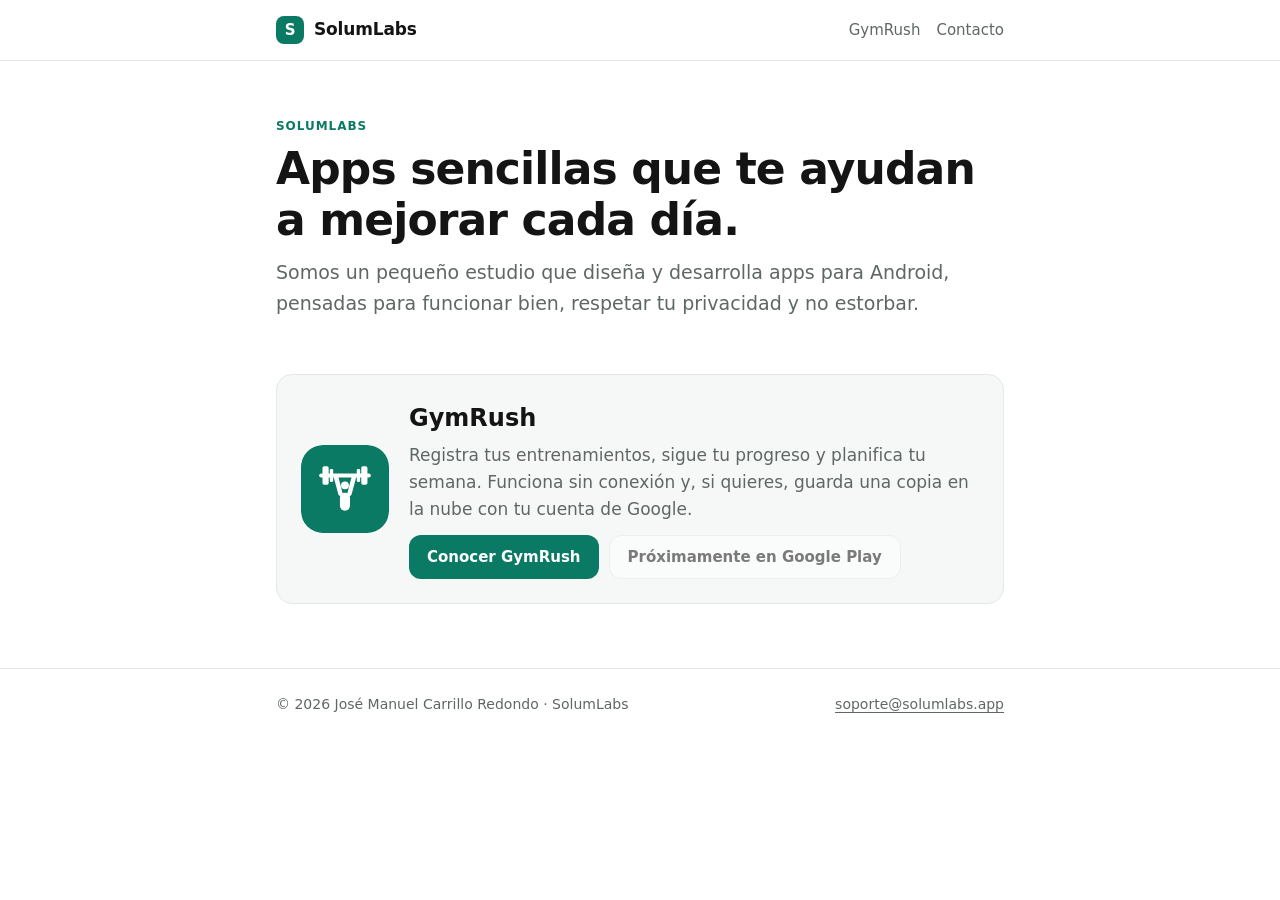
<file: index.html>
<!doctype html>
<html lang="es">
<head>
  <meta charset="utf-8">
  <meta name="viewport" content="width=device-width, initial-scale=1">
  <title>SolumLabs</title>
  <meta name="description" content="SolumLabs crea apps sencillas y útiles. Nuestra primera app es GymRush, para registrar tus entrenamientos.">
  <link rel="icon" href="/assets/gymrush-icon.svg" type="image/svg+xml">
  <link rel="stylesheet" href="/assets/style.css">
</head>
<body>
  <header class="site-header">
    <div class="wrap">
      <a class="brand" href="/"><span class="brand-mark">S</span>SolumLabs</a>
      <nav class="nav"><a href="/gymrush/">GymRush</a><a href="mailto:soporte@solumlabs.app">Contacto</a></nav>
    </div>
  </header>

  <main class="wrap">
    <section class="hero">
      <p class="eyebrow">SolumLabs</p>
      <h1>Apps sencillas que te ayudan a mejorar cada día.</h1>
      <p class="lead">Somos un pequeño estudio que diseña y desarrolla apps para Android, pensadas para funcionar bien, respetar tu privacidad y no estorbar.</p>
    </section>

    <section class="card app-card" aria-labelledby="gymrush-title">
      <img class="app-icon" src="/assets/gymrush-icon.svg" alt="">
      <div>
        <h2 id="gymrush-title">GymRush</h2>
        <p>Registra tus entrenamientos, sigue tu progreso y planifica tu semana. Funciona sin conexión y, si quieres, guarda una copia en la nube con tu cuenta de Google.</p>
        <div class="actions">
          <a class="btn btn-primary" href="/gymrush/">Conocer GymRush</a>
          <a class="btn btn-secondary" aria-disabled="true">Próximamente en Google Play</a>
        </div>
      </div>
    </section>
  </main>

  <footer class="site-footer">
    <div class="wrap">
      <span>© 2026 José Manuel Carrillo Redondo · SolumLabs</span>
      <span><a href="mailto:soporte@solumlabs.app">soporte@solumlabs.app</a></span>
    </div>
  </footer>
</body>
</html>
</file>
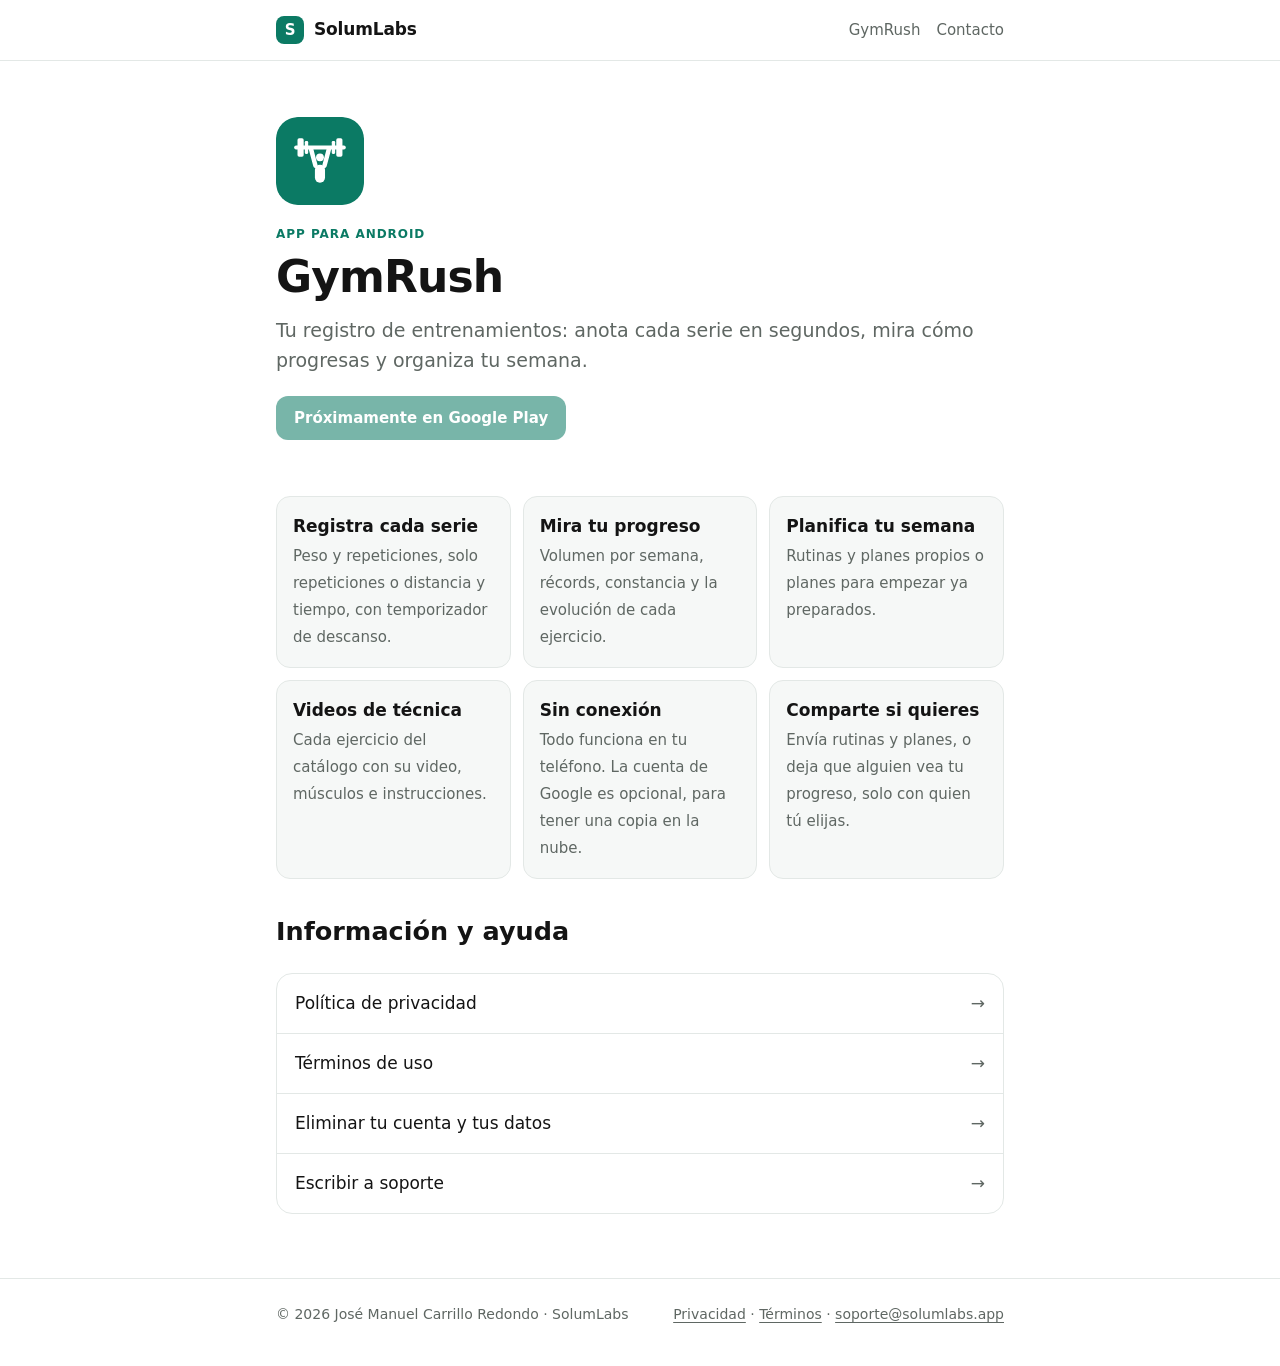
<file: gymrush/index.html>
<!doctype html>
<html lang="es">
<head>
  <meta charset="utf-8">
  <meta name="viewport" content="width=device-width, initial-scale=1">
  <title>GymRush</title>
  <meta name="description" content="GymRush: registra tus entrenamientos, sigue tu progreso y planifica tu semana. Funciona sin conexión.">
  <link rel="icon" href="/assets/gymrush-icon.svg" type="image/svg+xml">
  <link rel="stylesheet" href="/assets/style.css">
</head>
<body>
  <header class="site-header">
    <div class="wrap">
      <a class="brand" href="/"><span class="brand-mark">S</span>SolumLabs</a>
      <nav class="nav"><a href="/gymrush/">GymRush</a><a href="mailto:soporte@solumlabs.app">Contacto</a></nav>
    </div>
  </header>

  <main class="wrap">
    <section class="hero">
      <img class="app-icon" src="/assets/gymrush-icon.svg" alt="" style="margin-bottom:20px">
      <p class="eyebrow">App para Android</p>
      <h1>GymRush</h1>
      <p class="lead">Tu registro de entrenamientos: anota cada serie en segundos, mira cómo progresas y organiza tu semana.</p>
      <div class="actions" style="margin-top:20px">
        <a class="btn btn-primary" aria-disabled="true">Próximamente en Google Play</a>
      </div>
    </section>

    <ul class="features">
      <li><strong>Registra cada serie</strong><span>Peso y repeticiones, solo repeticiones o distancia y tiempo, con temporizador de descanso.</span></li>
      <li><strong>Mira tu progreso</strong><span>Volumen por semana, récords, constancia y la evolución de cada ejercicio.</span></li>
      <li><strong>Planifica tu semana</strong><span>Rutinas y planes propios o planes para empezar ya preparados.</span></li>
      <li><strong>Videos de técnica</strong><span>Cada ejercicio del catálogo con su video, músculos e instrucciones.</span></li>
      <li><strong>Sin conexión</strong><span>Todo funciona en tu teléfono. La cuenta de Google es opcional, para tener una copia en la nube.</span></li>
      <li><strong>Comparte si quieres</strong><span>Envía rutinas y planes, o deja que alguien vea tu progreso, solo con quien tú elijas.</span></li>
    </ul>

    <h2>Información y ayuda</h2>
    <ul class="links">
      <li><a href="/gymrush/privacidad/">Política de privacidad</a></li>
      <li><a href="/gymrush/terminos/">Términos de uso</a></li>
      <li><a href="/gymrush/eliminar-cuenta/">Eliminar tu cuenta y tus datos</a></li>
      <li><a href="mailto:soporte@solumlabs.app?subject=GymRush%20-%20Ayuda">Escribir a soporte</a></li>
    </ul>
  </main>

  <footer class="site-footer">
    <div class="wrap">
      <span>© 2026 José Manuel Carrillo Redondo · SolumLabs</span>
      <span><a href="/gymrush/privacidad/">Privacidad</a> · <a href="/gymrush/terminos/">Términos</a> · <a href="mailto:soporte@solumlabs.app">soporte@solumlabs.app</a></span>
    </div>
  </footer>
</body>
</html>
</file>
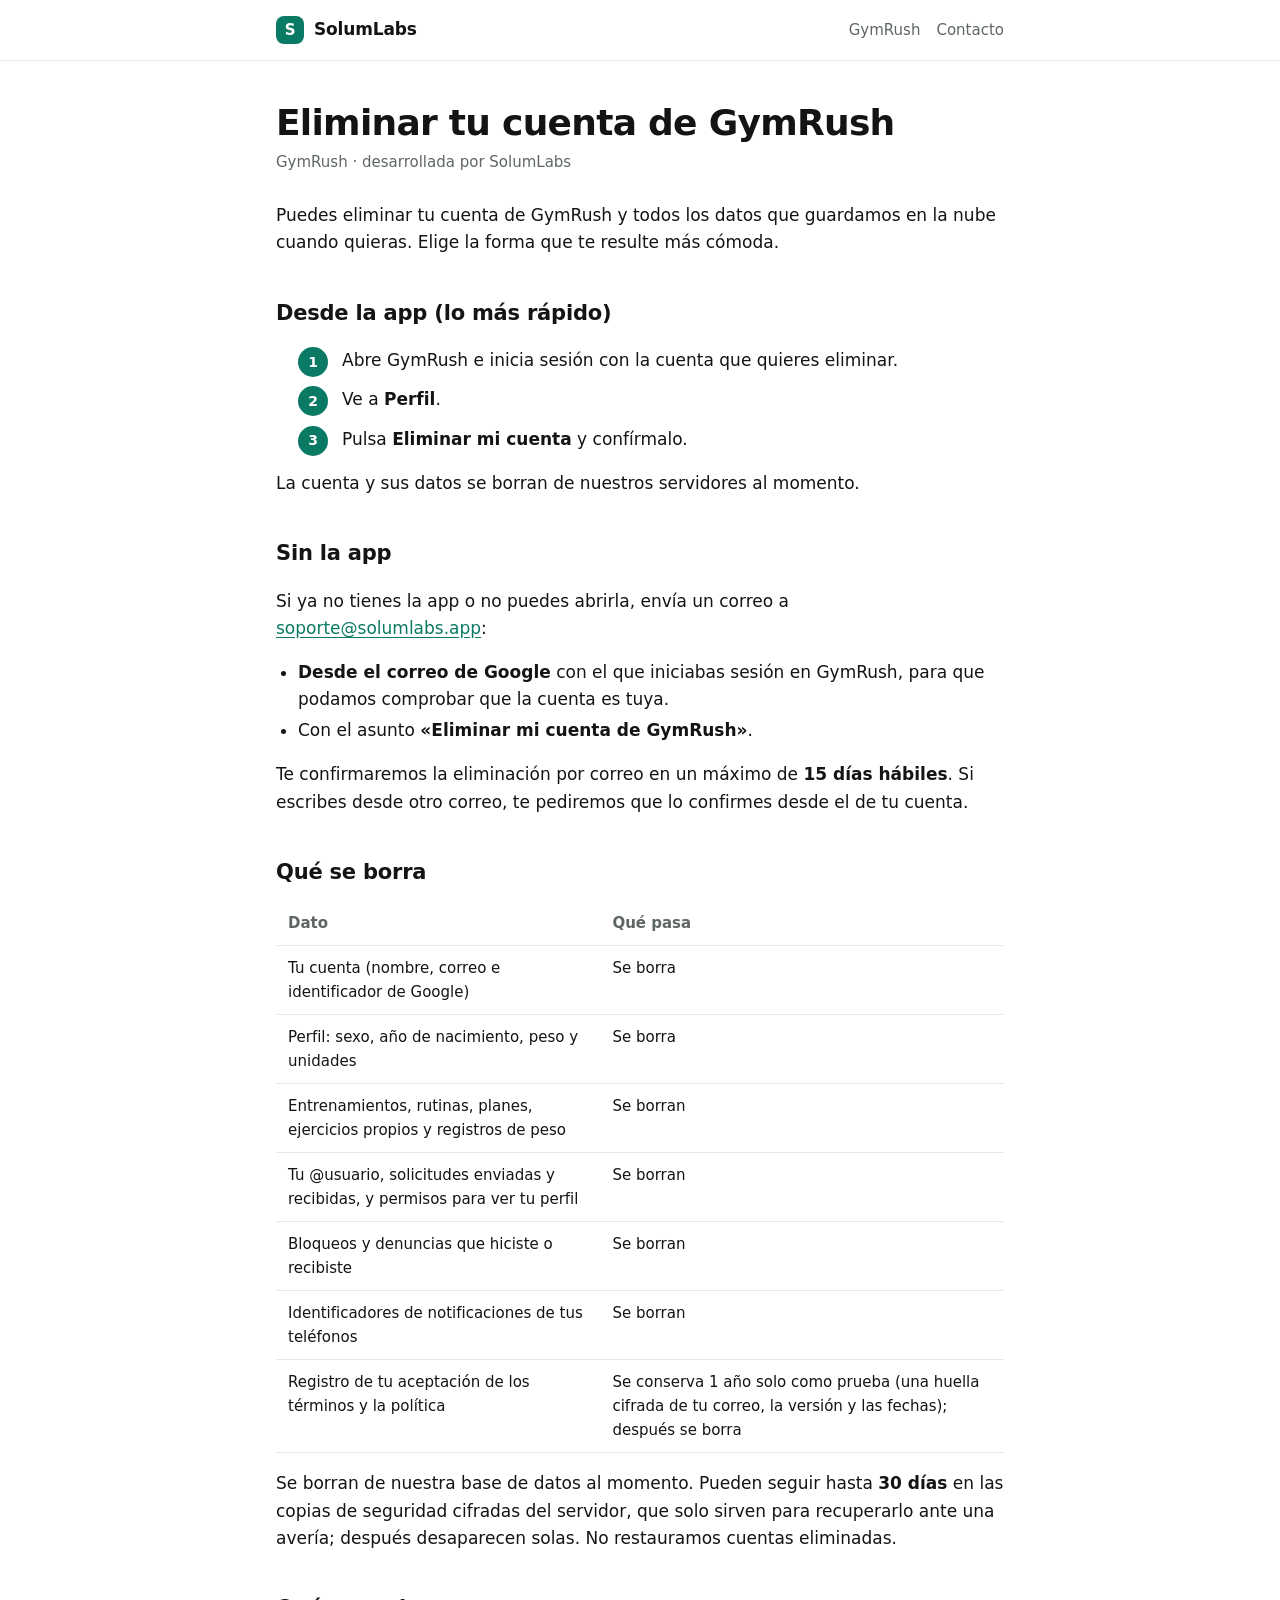
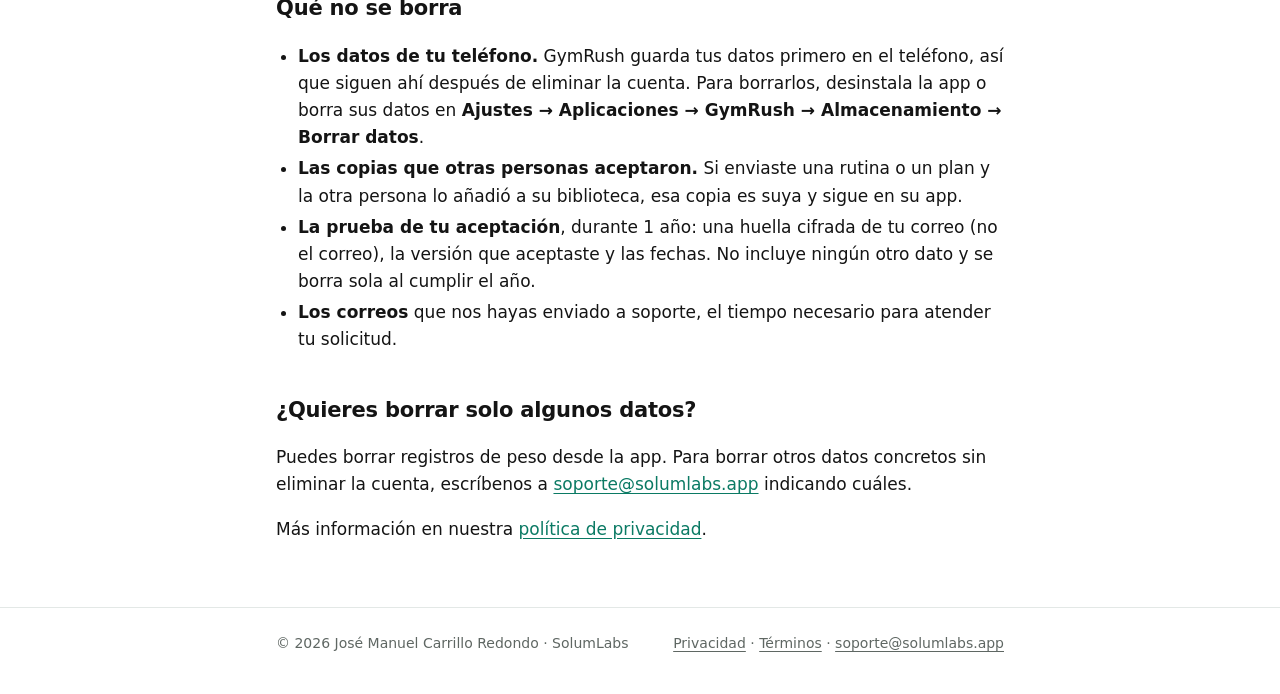
<file: gymrush/eliminar-cuenta/index.html>
<!doctype html>
<html lang="es">
<head>
  <meta charset="utf-8">
  <meta name="viewport" content="width=device-width, initial-scale=1">
  <title>Eliminar cuenta de GymRush</title>
  <meta name="description" content="Cómo eliminar tu cuenta de GymRush y tus datos, desde la app o sin ella.">
  <link rel="icon" href="/assets/gymrush-icon.svg" type="image/svg+xml">
  <link rel="stylesheet" href="/assets/style.css">
</head>
<body>
  <header class="site-header">
    <div class="wrap">
      <a class="brand" href="/"><span class="brand-mark">S</span>SolumLabs</a>
      <nav class="nav"><a href="/gymrush/">GymRush</a><a href="mailto:soporte@solumlabs.app">Contacto</a></nav>
    </div>
  </header>

  <main class="wrap doc">
    <h1>Eliminar tu cuenta de GymRush</h1>
    <p class="meta">GymRush · desarrollada por SolumLabs</p>

    <p>Puedes eliminar tu cuenta de GymRush y todos los datos que guardamos en la nube cuando quieras. Elige la forma que te resulte más cómoda.</p>

    <h2 id="app">Desde la app (lo más rápido)</h2>
    <ol class="steps">
      <li>Abre GymRush e inicia sesión con la cuenta que quieres eliminar.</li>
      <li>Ve a <strong>Perfil</strong>.</li>
      <li>Pulsa <strong>Eliminar mi cuenta</strong> y confírmalo.</li>
    </ol>
    <p>La cuenta y sus datos se borran de nuestros servidores al momento.</p>

    <h2 id="sin-app">Sin la app</h2>
    <p>Si ya no tienes la app o no puedes abrirla, envía un correo a <a href="mailto:soporte@solumlabs.app?subject=Eliminar%20mi%20cuenta%20de%20GymRush&amp;body=Quiero%20eliminar%20mi%20cuenta%20de%20GymRush%20y%20todos%20sus%20datos.">soporte@solumlabs.app</a>:</p>
    <ul>
      <li><strong>Desde el correo de Google</strong> con el que iniciabas sesión en GymRush, para que podamos comprobar que la cuenta es tuya.</li>
      <li>Con el asunto <strong>«Eliminar mi cuenta de GymRush»</strong>.</li>
    </ul>
    <p>Te confirmaremos la eliminación por correo en un máximo de <strong>15 días hábiles</strong>. Si escribes desde otro correo, te pediremos que lo confirmes desde el de tu cuenta.</p>

    <h2 id="que-se-borra">Qué se borra</h2>
    <div class="table-scroll">
      <table>
        <thead><tr><th>Dato</th><th>Qué pasa</th></tr></thead>
        <tbody>
          <tr><td>Tu cuenta (nombre, correo e identificador de Google)</td><td>Se borra</td></tr>
          <tr><td>Perfil: sexo, año de nacimiento, peso y unidades</td><td>Se borra</td></tr>
          <tr><td>Entrenamientos, rutinas, planes, ejercicios propios y registros de peso</td><td>Se borran</td></tr>
          <tr><td>Tu @usuario, solicitudes enviadas y recibidas, y permisos para ver tu perfil</td><td>Se borran</td></tr>
          <tr><td>Bloqueos y denuncias que hiciste o recibiste</td><td>Se borran</td></tr>
          <tr><td>Identificadores de notificaciones de tus teléfonos</td><td>Se borran</td></tr>
          <tr><td>Registro de tu aceptación de los términos y la política</td><td>Se conserva 1 año solo como prueba (una huella cifrada de tu correo, la versión y las fechas); después se borra</td></tr>
        </tbody>
      </table>
    </div>
    <p>Se borran de nuestra base de datos al momento. Pueden seguir hasta <strong>30 días</strong> en las copias de seguridad cifradas del servidor, que solo sirven para recuperarlo ante una avería; después desaparecen solas. No restauramos cuentas eliminadas.</p>

    <h2 id="que-se-queda">Qué no se borra</h2>
    <ul>
      <li><strong>Los datos de tu teléfono.</strong> GymRush guarda tus datos primero en el teléfono, así que siguen ahí después de eliminar la cuenta. Para borrarlos, desinstala la app o borra sus datos en <strong>Ajustes → Aplicaciones → GymRush → Almacenamiento → Borrar datos</strong>.</li>
      <li><strong>Las copias que otras personas aceptaron.</strong> Si enviaste una rutina o un plan y la otra persona lo añadió a su biblioteca, esa copia es suya y sigue en su app.</li>
      <li><strong>La prueba de tu aceptación</strong>, durante 1 año: una huella cifrada de tu correo (no el correo), la versión que aceptaste y las fechas. No incluye ningún otro dato y se borra sola al cumplir el año.</li>
      <li><strong>Los correos</strong> que nos hayas enviado a soporte, el tiempo necesario para atender tu solicitud.</li>
    </ul>

    <h2 id="solo-datos">¿Quieres borrar solo algunos datos?</h2>
    <p>Puedes borrar registros de peso desde la app. Para borrar otros datos concretos sin eliminar la cuenta, escríbenos a <a href="mailto:soporte@solumlabs.app">soporte@solumlabs.app</a> indicando cuáles.</p>
    <p>Más información en nuestra <a href="/gymrush/privacidad/">política de privacidad</a>.</p>
  </main>

  <footer class="site-footer">
    <div class="wrap">
      <span>© 2026 José Manuel Carrillo Redondo · SolumLabs</span>
      <span><a href="/gymrush/privacidad/">Privacidad</a> · <a href="/gymrush/terminos/">Términos</a> · <a href="mailto:soporte@solumlabs.app">soporte@solumlabs.app</a></span>
    </div>
  </footer>
</body>
</html>
</file>
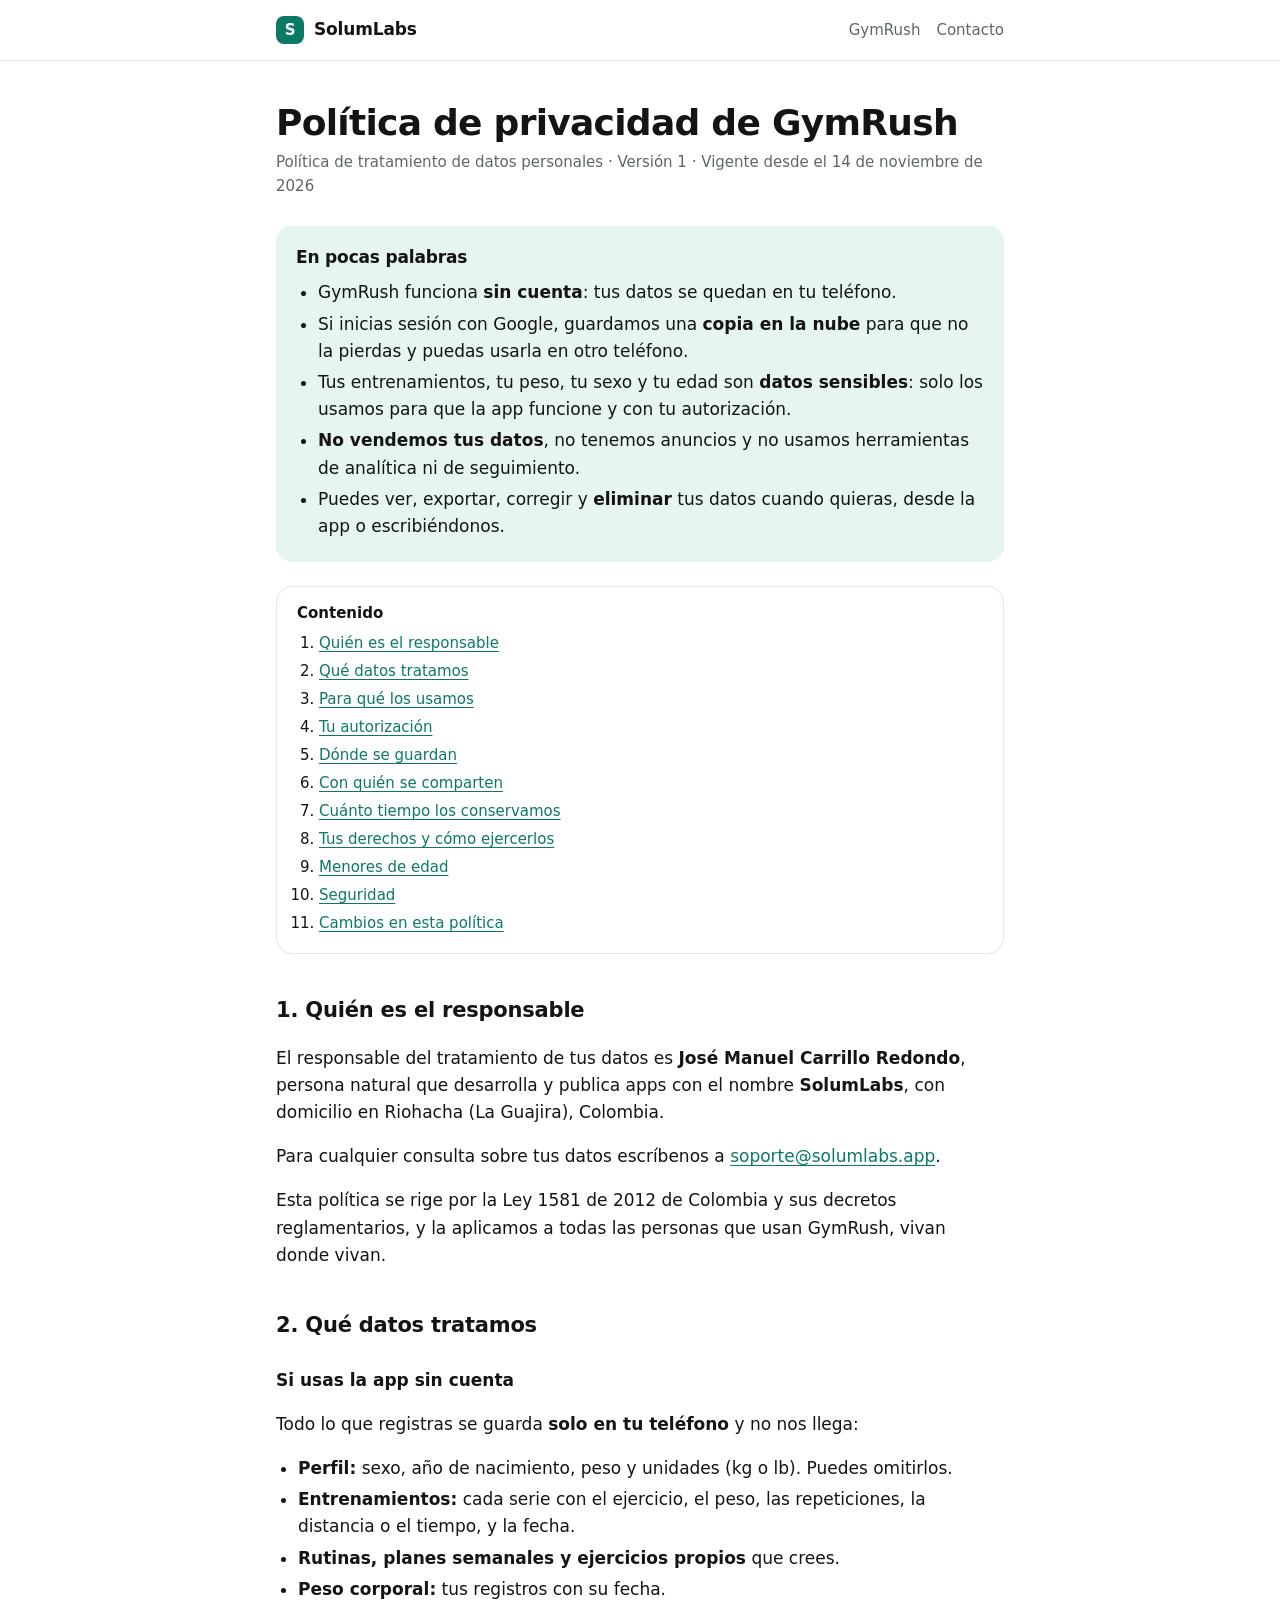
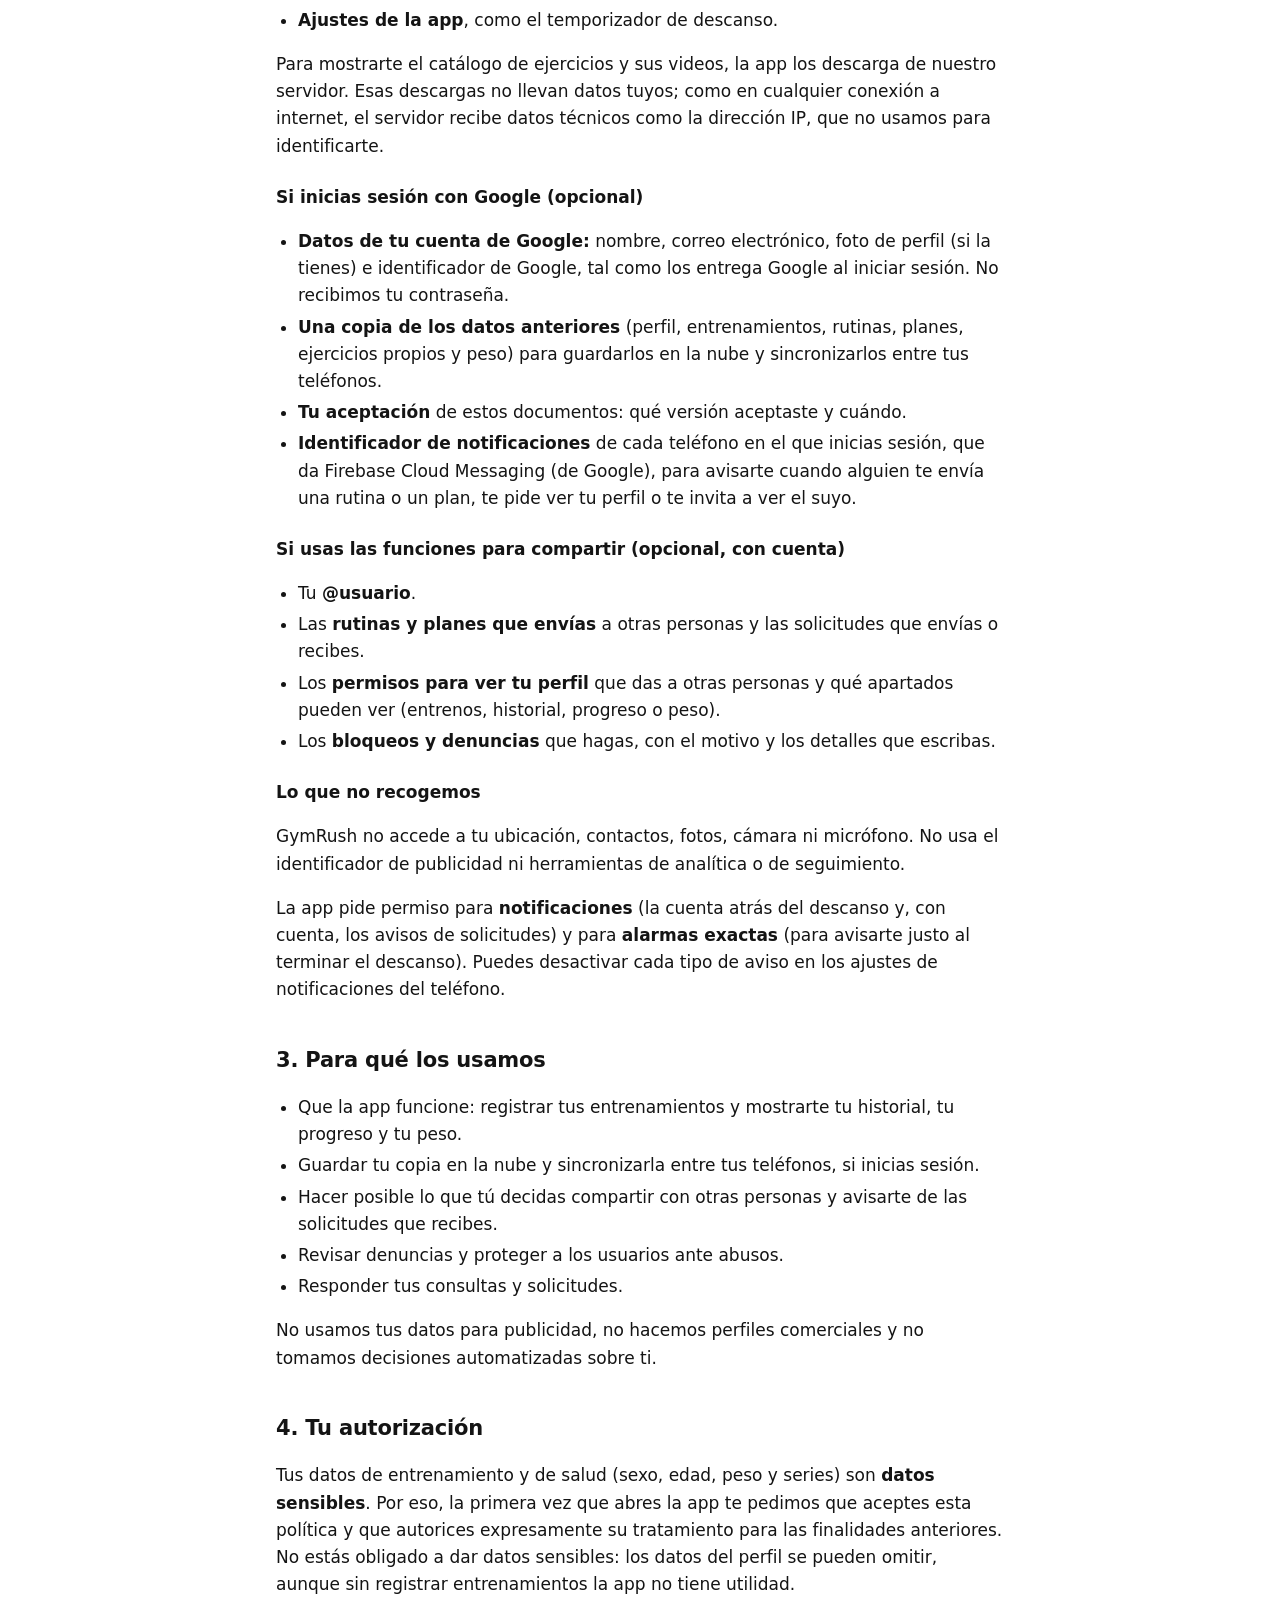
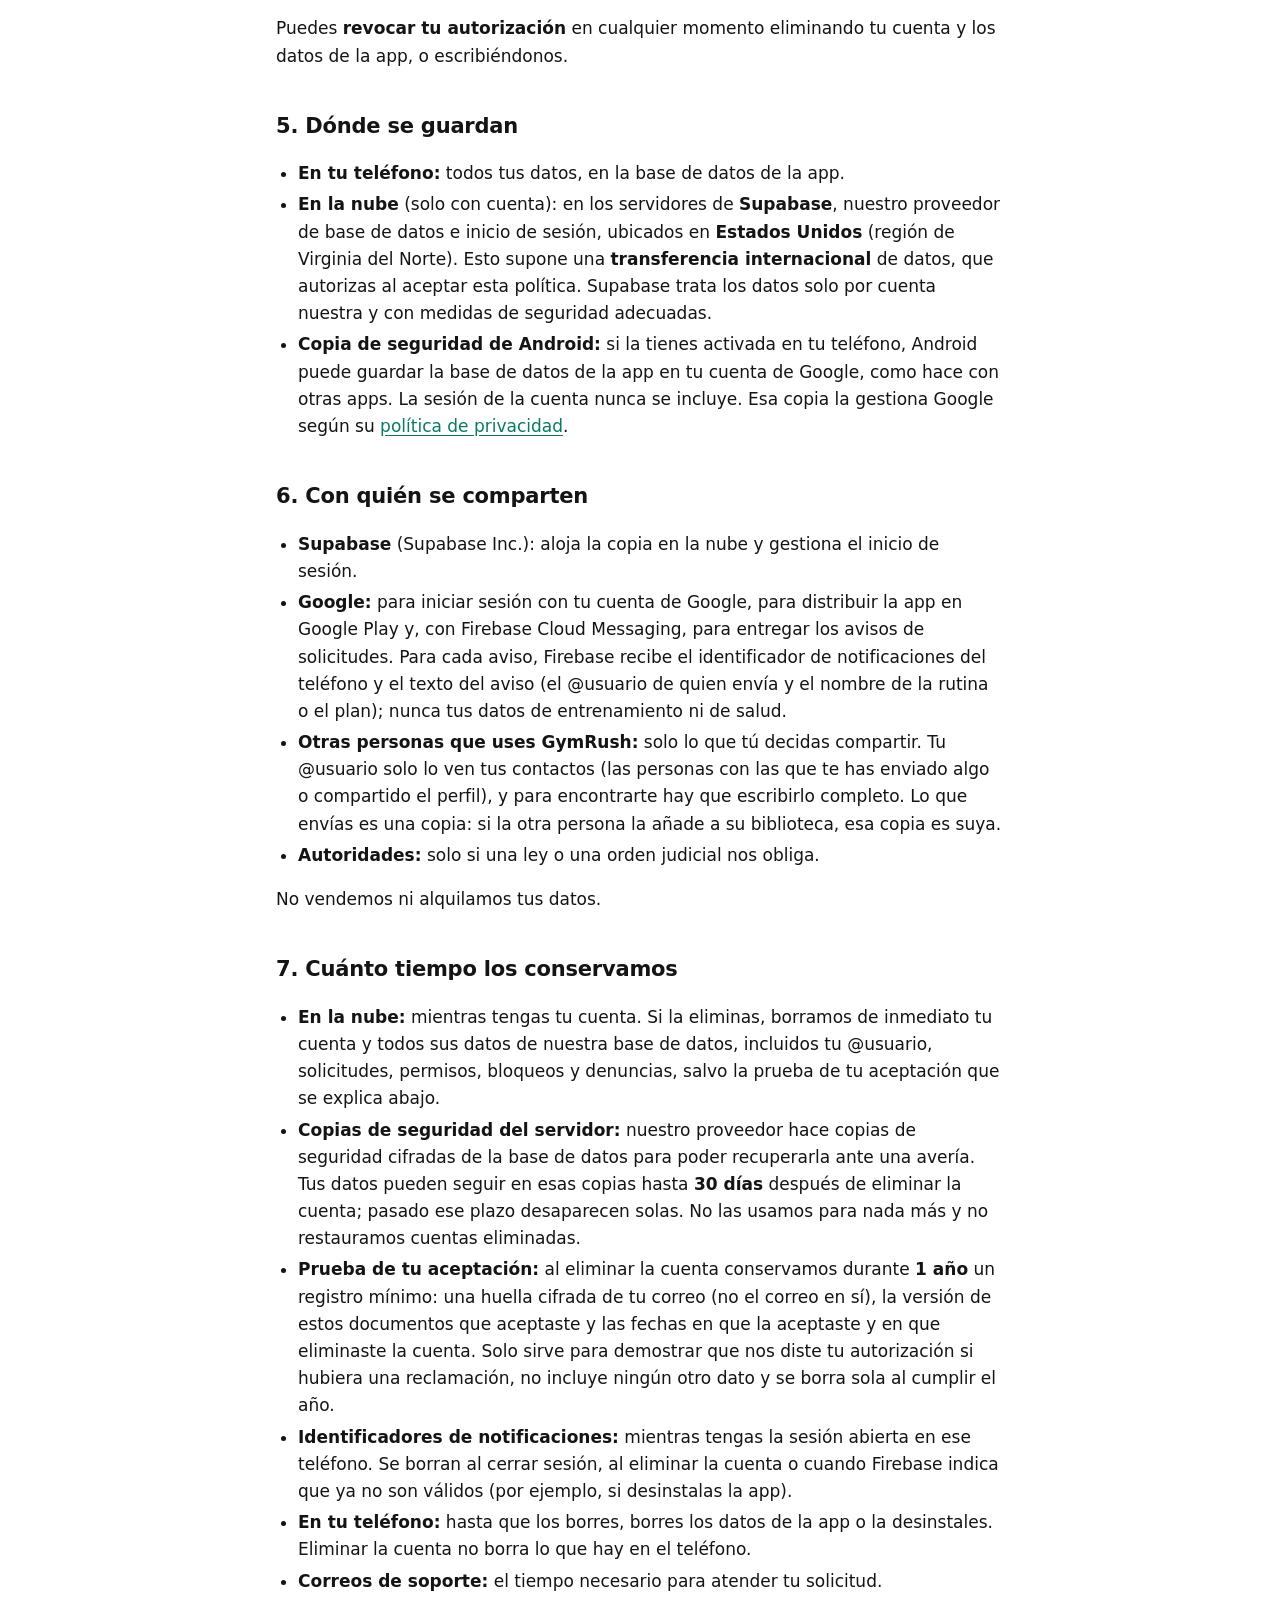
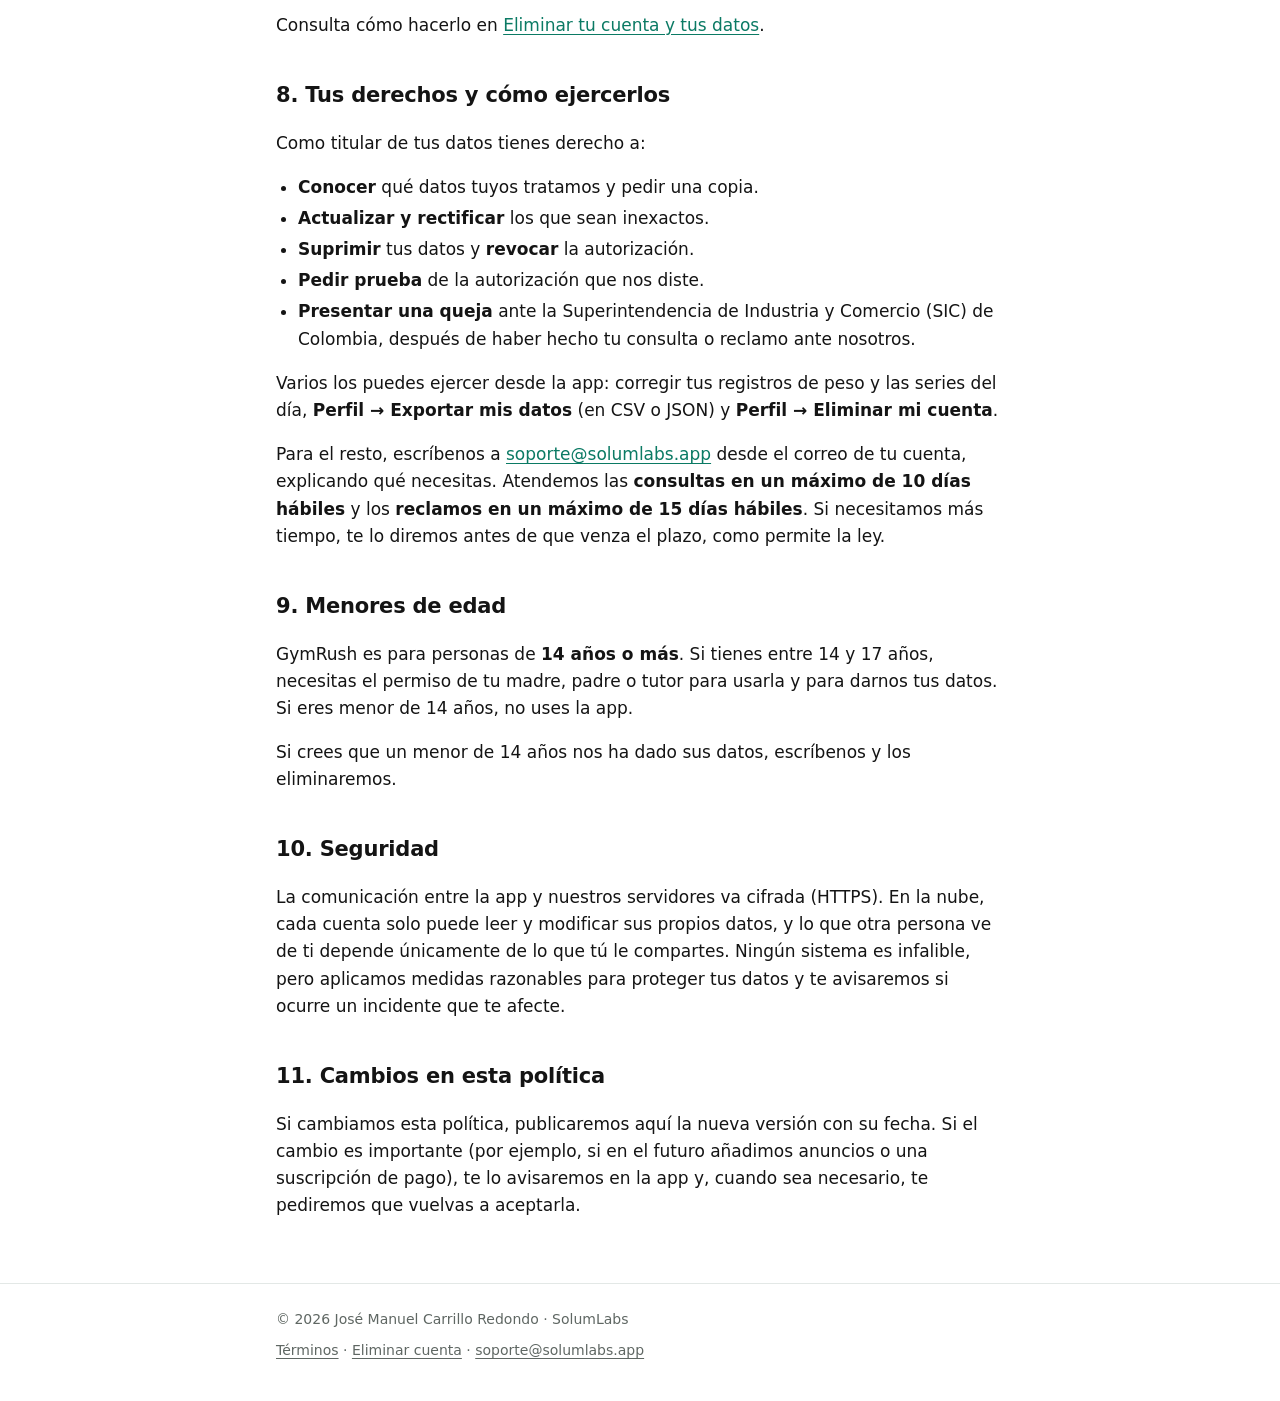
<file: gymrush/privacidad/index.html>
<!doctype html>
<html lang="es">
<head>
  <meta charset="utf-8">
  <meta name="viewport" content="width=device-width, initial-scale=1">
  <title>Privacidad de GymRush</title>
  <meta name="description" content="Política de privacidad y tratamiento de datos personales de GymRush.">
  <link rel="icon" href="/assets/gymrush-icon.svg" type="image/svg+xml">
  <link rel="stylesheet" href="/assets/style.css">
</head>
<body>
  <header class="site-header">
    <div class="wrap">
      <a class="brand" href="/"><span class="brand-mark">S</span>SolumLabs</a>
      <nav class="nav"><a href="/gymrush/">GymRush</a><a href="mailto:soporte@solumlabs.app">Contacto</a></nav>
    </div>
  </header>

  <main class="wrap doc">
    <h1>Política de privacidad de GymRush</h1>
    <p class="meta">Política de tratamiento de datos personales · Versión 1 · Vigente desde el 14 de noviembre de 2026</p>

    <section class="summary" aria-labelledby="resumen">
      <h2 id="resumen">En pocas palabras</h2>
      <ul>
        <li>GymRush funciona <strong>sin cuenta</strong>: tus datos se quedan en tu teléfono.</li>
        <li>Si inicias sesión con Google, guardamos una <strong>copia en la nube</strong> para que no la pierdas y puedas usarla en otro teléfono.</li>
        <li>Tus entrenamientos, tu peso, tu sexo y tu edad son <strong>datos sensibles</strong>: solo los usamos para que la app funcione y con tu autorización.</li>
        <li><strong>No vendemos tus datos</strong>, no tenemos anuncios y no usamos herramientas de analítica ni de seguimiento.</li>
        <li>Puedes ver, exportar, corregir y <strong>eliminar</strong> tus datos cuando quieras, desde la app o escribiéndonos.</li>
      </ul>
    </section>

    <nav class="toc" aria-label="Contenido">
      <strong>Contenido</strong>
      <ol>
        <li><a href="#responsable">Quién es el responsable</a></li>
        <li><a href="#datos">Qué datos tratamos</a></li>
        <li><a href="#finalidades">Para qué los usamos</a></li>
        <li><a href="#autorizacion">Tu autorización</a></li>
        <li><a href="#donde">Dónde se guardan</a></li>
        <li><a href="#terceros">Con quién se comparten</a></li>
        <li><a href="#conservacion">Cuánto tiempo los conservamos</a></li>
        <li><a href="#derechos">Tus derechos y cómo ejercerlos</a></li>
        <li><a href="#menores">Menores de edad</a></li>
        <li><a href="#seguridad">Seguridad</a></li>
        <li><a href="#cambios">Cambios en esta política</a></li>
      </ol>
    </nav>

    <h2 id="responsable">1. Quién es el responsable</h2>
    <p>El responsable del tratamiento de tus datos es <strong>José Manuel Carrillo Redondo</strong>, persona natural que desarrolla y publica apps con el nombre <strong>SolumLabs</strong>, con domicilio en Riohacha (La Guajira), Colombia.</p>
    <p>Para cualquier consulta sobre tus datos escríbenos a <a href="mailto:soporte@solumlabs.app">soporte@solumlabs.app</a>.</p>
    <p>Esta política se rige por la Ley 1581 de 2012 de Colombia y sus decretos reglamentarios, y la aplicamos a todas las personas que usan GymRush, vivan donde vivan.</p>

    <h2 id="datos">2. Qué datos tratamos</h2>
    <h3>Si usas la app sin cuenta</h3>
    <p>Todo lo que registras se guarda <strong>solo en tu teléfono</strong> y no nos llega:</p>
    <ul>
      <li><strong>Perfil:</strong> sexo, año de nacimiento, peso y unidades (kg o lb). Puedes omitirlos.</li>
      <li><strong>Entrenamientos:</strong> cada serie con el ejercicio, el peso, las repeticiones, la distancia o el tiempo, y la fecha.</li>
      <li><strong>Rutinas, planes semanales y ejercicios propios</strong> que crees.</li>
      <li><strong>Peso corporal:</strong> tus registros con su fecha.</li>
      <li><strong>Ajustes de la app</strong>, como el temporizador de descanso.</li>
    </ul>
    <p>Para mostrarte el catálogo de ejercicios y sus videos, la app los descarga de nuestro servidor. Esas descargas no llevan datos tuyos; como en cualquier conexión a internet, el servidor recibe datos técnicos como la dirección IP, que no usamos para identificarte.</p>

    <h3>Si inicias sesión con Google (opcional)</h3>
    <ul>
      <li><strong>Datos de tu cuenta de Google:</strong> nombre, correo electrónico, foto de perfil (si la tienes) e identificador de Google, tal como los entrega Google al iniciar sesión. No recibimos tu contraseña.</li>
      <li><strong>Una copia de los datos anteriores</strong> (perfil, entrenamientos, rutinas, planes, ejercicios propios y peso) para guardarlos en la nube y sincronizarlos entre tus teléfonos.</li>
      <li><strong>Tu aceptación</strong> de estos documentos: qué versión aceptaste y cuándo.</li>
      <li><strong>Identificador de notificaciones</strong> de cada teléfono en el que inicias sesión, que da Firebase Cloud Messaging (de Google), para avisarte cuando alguien te envía una rutina o un plan, te pide ver tu perfil o te invita a ver el suyo.</li>
    </ul>

    <h3>Si usas las funciones para compartir (opcional, con cuenta)</h3>
    <ul>
      <li>Tu <strong>@usuario</strong>.</li>
      <li>Las <strong>rutinas y planes que envías</strong> a otras personas y las solicitudes que envías o recibes.</li>
      <li>Los <strong>permisos para ver tu perfil</strong> que das a otras personas y qué apartados pueden ver (entrenos, historial, progreso o peso).</li>
      <li>Los <strong>bloqueos y denuncias</strong> que hagas, con el motivo y los detalles que escribas.</li>
    </ul>

    <h3>Lo que no recogemos</h3>
    <p>GymRush no accede a tu ubicación, contactos, fotos, cámara ni micrófono. No usa el identificador de publicidad ni herramientas de analítica o de seguimiento.</p>
    <p>La app pide permiso para <strong>notificaciones</strong> (la cuenta atrás del descanso y, con cuenta, los avisos de solicitudes) y para <strong>alarmas exactas</strong> (para avisarte justo al terminar el descanso). Puedes desactivar cada tipo de aviso en los ajustes de notificaciones del teléfono.</p>

    <h2 id="finalidades">3. Para qué los usamos</h2>
    <ul>
      <li>Que la app funcione: registrar tus entrenamientos y mostrarte tu historial, tu progreso y tu peso.</li>
      <li>Guardar tu copia en la nube y sincronizarla entre tus teléfonos, si inicias sesión.</li>
      <li>Hacer posible lo que tú decidas compartir con otras personas y avisarte de las solicitudes que recibes.</li>
      <li>Revisar denuncias y proteger a los usuarios ante abusos.</li>
      <li>Responder tus consultas y solicitudes.</li>
    </ul>
    <p>No usamos tus datos para publicidad, no hacemos perfiles comerciales y no tomamos decisiones automatizadas sobre ti.</p>

    <h2 id="autorizacion">4. Tu autorización</h2>
    <p>Tus datos de entrenamiento y de salud (sexo, edad, peso y series) son <strong>datos sensibles</strong>. Por eso, la primera vez que abres la app te pedimos que aceptes esta política y que autorices expresamente su tratamiento para las finalidades anteriores. No estás obligado a dar datos sensibles: los datos del perfil se pueden omitir, aunque sin registrar entrenamientos la app no tiene utilidad.</p>
    <p>Puedes <strong>revocar tu autorización</strong> en cualquier momento eliminando tu cuenta y los datos de la app, o escribiéndonos.</p>

    <h2 id="donde">5. Dónde se guardan</h2>
    <ul>
      <li><strong>En tu teléfono:</strong> todos tus datos, en la base de datos de la app.</li>
      <li><strong>En la nube</strong> (solo con cuenta): en los servidores de <strong>Supabase</strong>, nuestro proveedor de base de datos e inicio de sesión, ubicados en <strong>Estados Unidos</strong> (región de Virginia del Norte). Esto supone una <strong>transferencia internacional</strong> de datos, que autorizas al aceptar esta política. Supabase trata los datos solo por cuenta nuestra y con medidas de seguridad adecuadas.</li>
      <li><strong>Copia de seguridad de Android:</strong> si la tienes activada en tu teléfono, Android puede guardar la base de datos de la app en tu cuenta de Google, como hace con otras apps. La sesión de la cuenta nunca se incluye. Esa copia la gestiona Google según su <a href="https://policies.google.com/privacy" rel="noopener">política de privacidad</a>.</li>
    </ul>

    <h2 id="terceros">6. Con quién se comparten</h2>
    <ul>
      <li><strong>Supabase</strong> (Supabase Inc.): aloja la copia en la nube y gestiona el inicio de sesión.</li>
      <li><strong>Google:</strong> para iniciar sesión con tu cuenta de Google, para distribuir la app en Google Play y, con Firebase Cloud Messaging, para entregar los avisos de solicitudes. Para cada aviso, Firebase recibe el identificador de notificaciones del teléfono y el texto del aviso (el @usuario de quien envía y el nombre de la rutina o el plan); nunca tus datos de entrenamiento ni de salud.</li>
      <li><strong>Otras personas que uses GymRush:</strong> solo lo que tú decidas compartir. Tu @usuario solo lo ven tus contactos (las personas con las que te has enviado algo o compartido el perfil), y para encontrarte hay que escribirlo completo. Lo que envías es una copia: si la otra persona la añade a su biblioteca, esa copia es suya.</li>
      <li><strong>Autoridades:</strong> solo si una ley o una orden judicial nos obliga.</li>
    </ul>
    <p>No vendemos ni alquilamos tus datos.</p>

    <h2 id="conservacion">7. Cuánto tiempo los conservamos</h2>
    <ul>
      <li><strong>En la nube:</strong> mientras tengas tu cuenta. Si la eliminas, borramos de inmediato tu cuenta y todos sus datos de nuestra base de datos, incluidos tu @usuario, solicitudes, permisos, bloqueos y denuncias, salvo la prueba de tu aceptación que se explica abajo.</li>
      <li><strong>Copias de seguridad del servidor:</strong> nuestro proveedor hace copias de seguridad cifradas de la base de datos para poder recuperarla ante una avería. Tus datos pueden seguir en esas copias hasta <strong>30 días</strong> después de eliminar la cuenta; pasado ese plazo desaparecen solas. No las usamos para nada más y no restauramos cuentas eliminadas.</li>
      <li><strong>Prueba de tu aceptación:</strong> al eliminar la cuenta conservamos durante <strong>1 año</strong> un registro mínimo: una huella cifrada de tu correo (no el correo en sí), la versión de estos documentos que aceptaste y las fechas en que la aceptaste y en que eliminaste la cuenta. Solo sirve para demostrar que nos diste tu autorización si hubiera una reclamación, no incluye ningún otro dato y se borra sola al cumplir el año.</li>
      <li><strong>Identificadores de notificaciones:</strong> mientras tengas la sesión abierta en ese teléfono. Se borran al cerrar sesión, al eliminar la cuenta o cuando Firebase indica que ya no son válidos (por ejemplo, si desinstalas la app).</li>
      <li><strong>En tu teléfono:</strong> hasta que los borres, borres los datos de la app o la desinstales. Eliminar la cuenta no borra lo que hay en el teléfono.</li>
      <li><strong>Correos de soporte:</strong> el tiempo necesario para atender tu solicitud.</li>
    </ul>
    <p>Consulta cómo hacerlo en <a href="/gymrush/eliminar-cuenta/">Eliminar tu cuenta y tus datos</a>.</p>

    <h2 id="derechos">8. Tus derechos y cómo ejercerlos</h2>
    <p>Como titular de tus datos tienes derecho a:</p>
    <ul>
      <li><strong>Conocer</strong> qué datos tuyos tratamos y pedir una copia.</li>
      <li><strong>Actualizar y rectificar</strong> los que sean inexactos.</li>
      <li><strong>Suprimir</strong> tus datos y <strong>revocar</strong> la autorización.</li>
      <li><strong>Pedir prueba</strong> de la autorización que nos diste.</li>
      <li><strong>Presentar una queja</strong> ante la Superintendencia de Industria y Comercio (SIC) de Colombia, después de haber hecho tu consulta o reclamo ante nosotros.</li>
    </ul>
    <p>Varios los puedes ejercer desde la app: corregir tus registros de peso y las series del día, <strong>Perfil → Exportar mis datos</strong> (en CSV o JSON) y <strong>Perfil → Eliminar mi cuenta</strong>.</p>
    <p>Para el resto, escríbenos a <a href="mailto:soporte@solumlabs.app">soporte@solumlabs.app</a> desde el correo de tu cuenta, explicando qué necesitas. Atendemos las <strong>consultas en un máximo de 10 días hábiles</strong> y los <strong>reclamos en un máximo de 15 días hábiles</strong>. Si necesitamos más tiempo, te lo diremos antes de que venza el plazo, como permite la ley.</p>

    <h2 id="menores">9. Menores de edad</h2>
    <p>GymRush es para personas de <strong>14 años o más</strong>. Si tienes entre 14 y 17 años, necesitas el permiso de tu madre, padre o tutor para usarla y para darnos tus datos. Si eres menor de 14 años, no uses la app.</p>
    <p>Si crees que un menor de 14 años nos ha dado sus datos, escríbenos y los eliminaremos.</p>

    <h2 id="seguridad">10. Seguridad</h2>
    <p>La comunicación entre la app y nuestros servidores va cifrada (HTTPS). En la nube, cada cuenta solo puede leer y modificar sus propios datos, y lo que otra persona ve de ti depende únicamente de lo que tú le compartes. Ningún sistema es infalible, pero aplicamos medidas razonables para proteger tus datos y te avisaremos si ocurre un incidente que te afecte.</p>

    <h2 id="cambios">11. Cambios en esta política</h2>
    <p>Si cambiamos esta política, publicaremos aquí la nueva versión con su fecha. Si el cambio es importante (por ejemplo, si en el futuro añadimos anuncios o una suscripción de pago), te lo avisaremos en la app y, cuando sea necesario, te pediremos que vuelvas a aceptarla.</p>
  </main>

  <footer class="site-footer">
    <div class="wrap">
      <span>© 2026 José Manuel Carrillo Redondo · SolumLabs</span>
      <span><a href="/gymrush/terminos/">Términos</a> · <a href="/gymrush/eliminar-cuenta/">Eliminar cuenta</a> · <a href="mailto:soporte@solumlabs.app">soporte@solumlabs.app</a></span>
    </div>
  </footer>
</body>
</html>
</file>
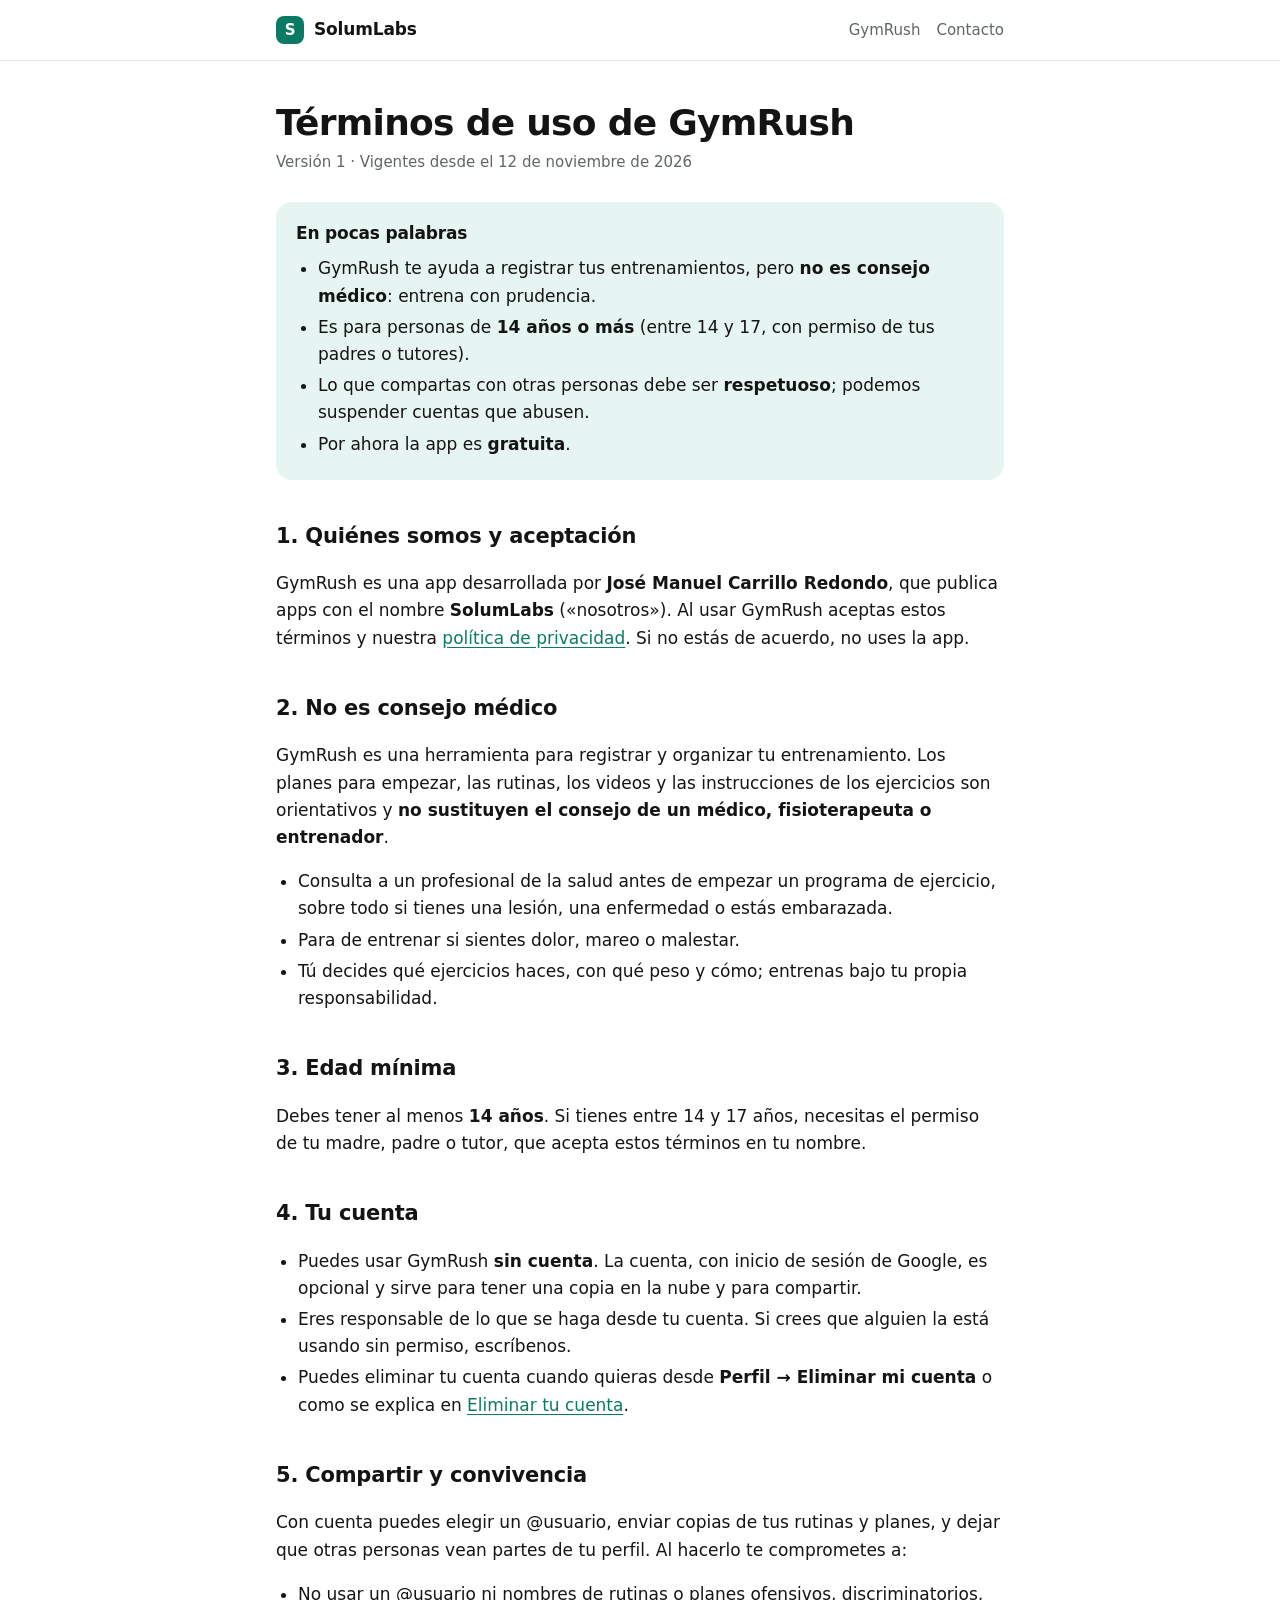
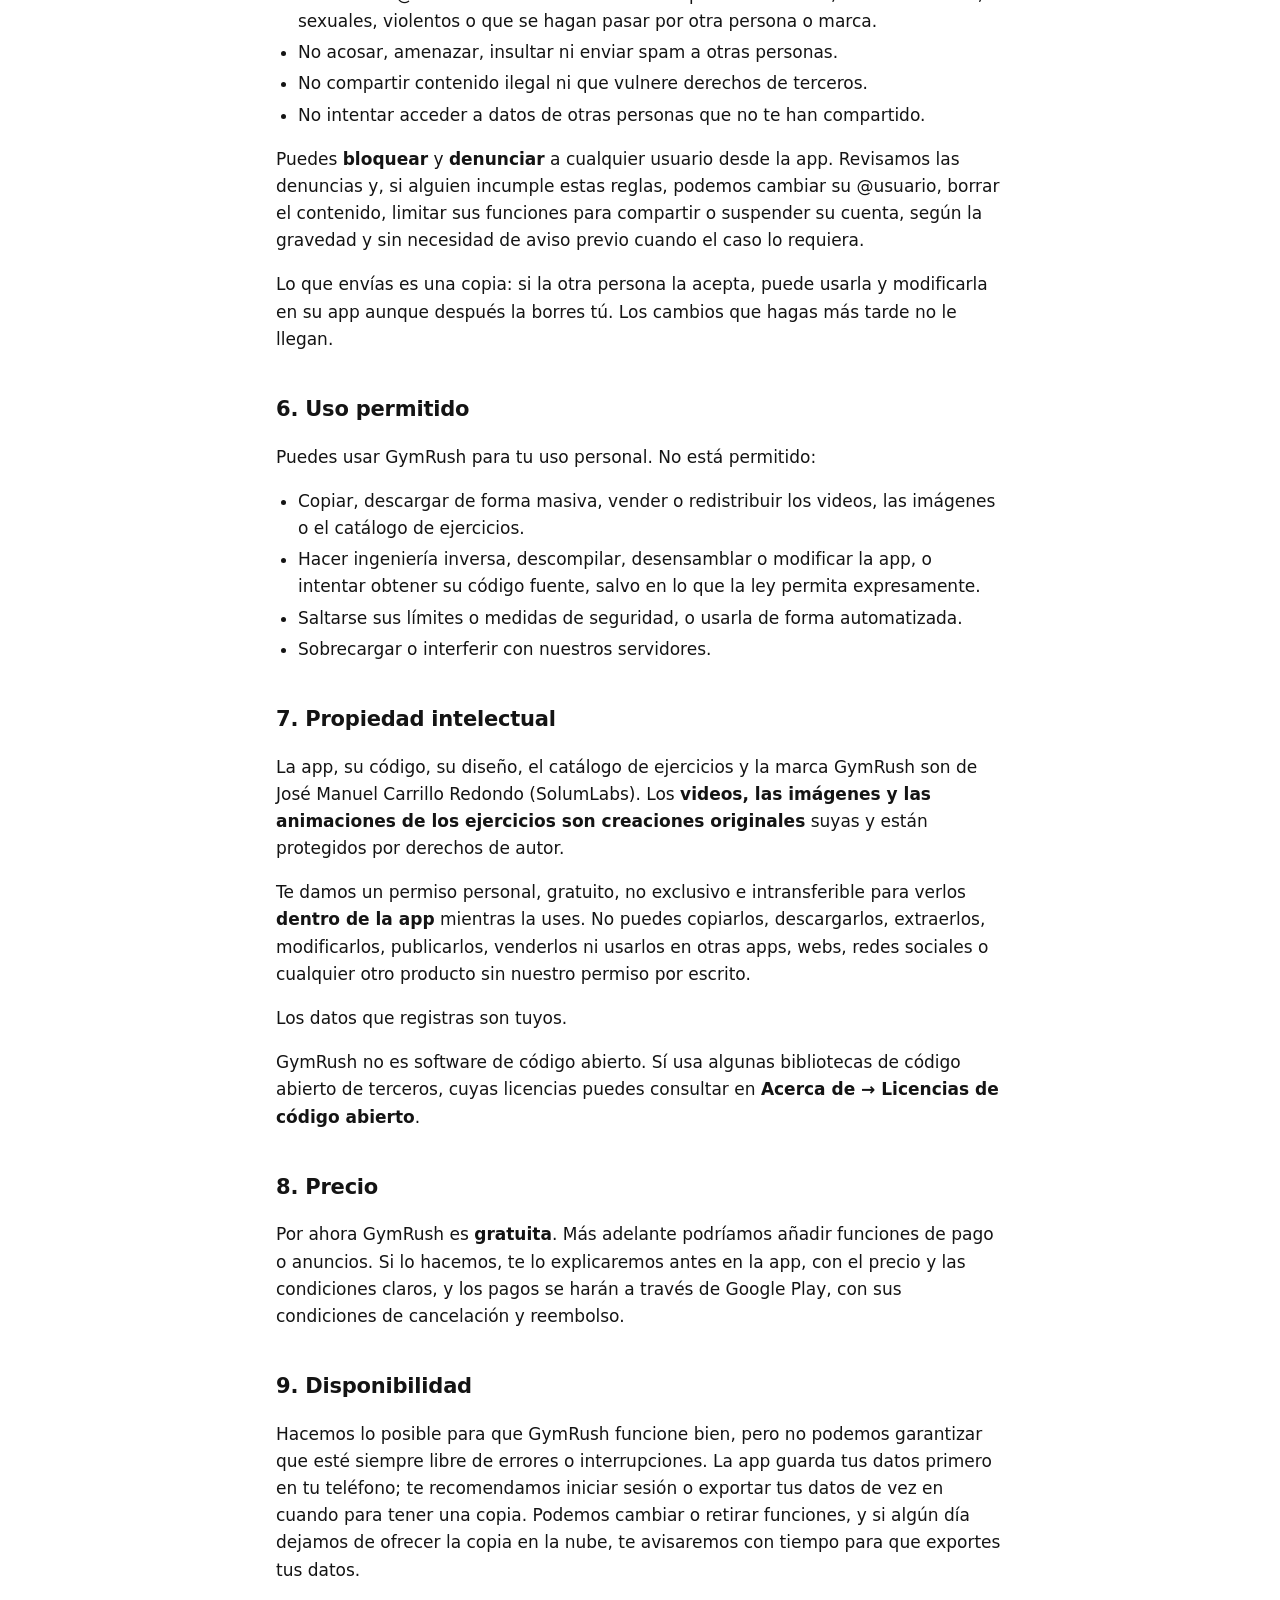
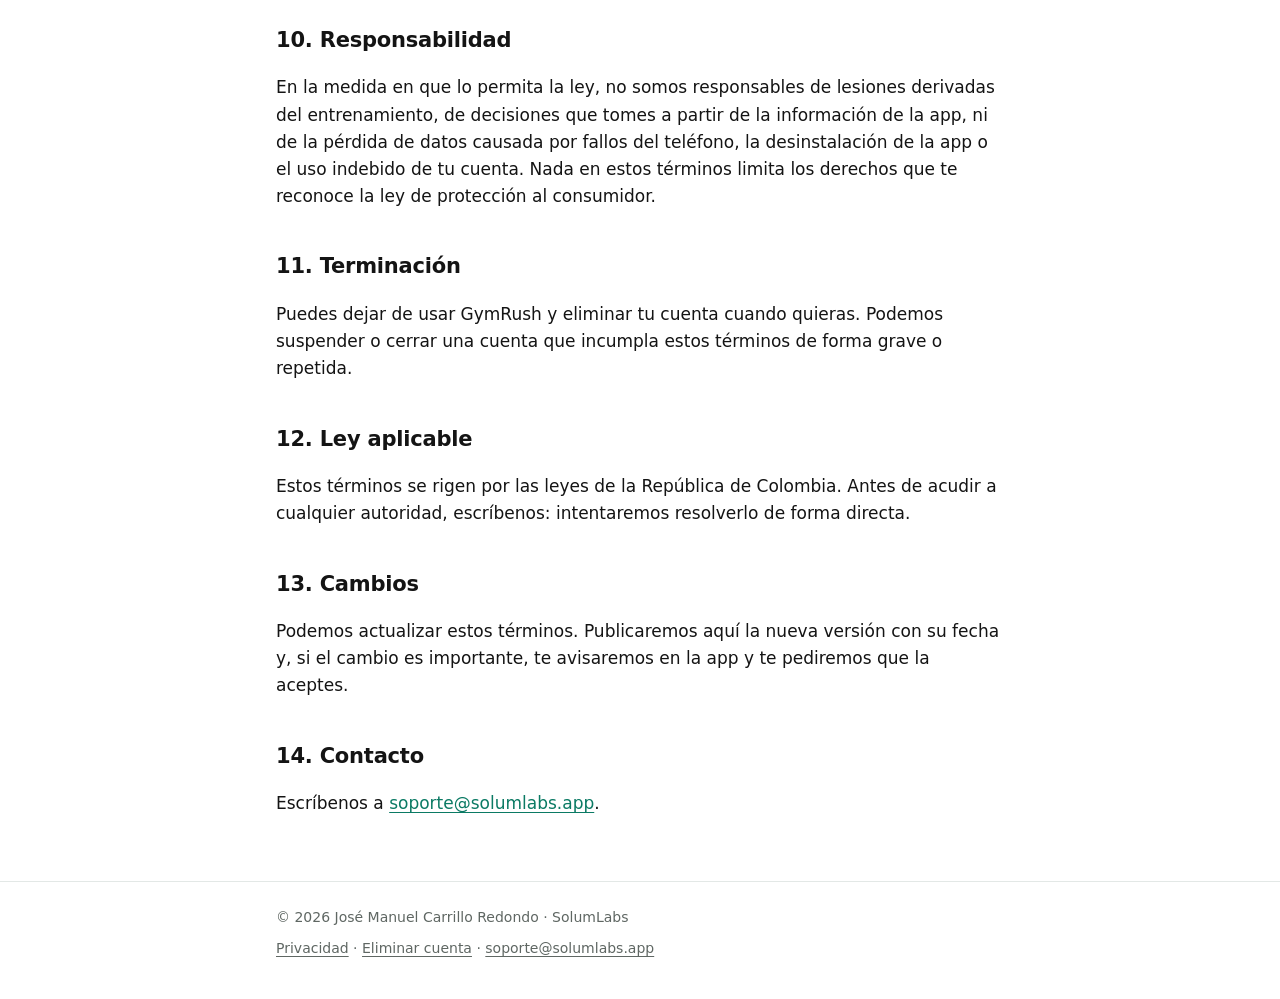
<file: gymrush/terminos/index.html>
<!doctype html>
<html lang="es">
<head>
  <meta charset="utf-8">
  <meta name="viewport" content="width=device-width, initial-scale=1">
  <title>Términos de GymRush</title>
  <meta name="description" content="Términos de uso de la app GymRush.">
  <link rel="icon" href="/assets/gymrush-icon.svg" type="image/svg+xml">
  <link rel="stylesheet" href="/assets/style.css">
</head>
<body>
  <header class="site-header">
    <div class="wrap">
      <a class="brand" href="/"><span class="brand-mark">S</span>SolumLabs</a>
      <nav class="nav"><a href="/gymrush/">GymRush</a><a href="mailto:soporte@solumlabs.app">Contacto</a></nav>
    </div>
  </header>

  <main class="wrap doc">
    <h1>Términos de uso de GymRush</h1>
    <p class="meta">Versión 1 · Vigentes desde el 12 de noviembre de 2026</p>

    <section class="summary" aria-labelledby="resumen">
      <h2 id="resumen">En pocas palabras</h2>
      <ul>
        <li>GymRush te ayuda a registrar tus entrenamientos, pero <strong>no es consejo médico</strong>: entrena con prudencia.</li>
        <li>Es para personas de <strong>14 años o más</strong> (entre 14 y 17, con permiso de tus padres o tutores).</li>
        <li>Lo que compartas con otras personas debe ser <strong>respetuoso</strong>; podemos suspender cuentas que abusen.</li>
        <li>Por ahora la app es <strong>gratuita</strong>.</li>
      </ul>
    </section>

    <h2 id="aceptacion">1. Quiénes somos y aceptación</h2>
    <p>GymRush es una app desarrollada por <strong>José Manuel Carrillo Redondo</strong>, que publica apps con el nombre <strong>SolumLabs</strong> («nosotros»). Al usar GymRush aceptas estos términos y nuestra <a href="/gymrush/privacidad/">política de privacidad</a>. Si no estás de acuerdo, no uses la app.</p>

    <h2 id="salud">2. No es consejo médico</h2>
    <p>GymRush es una herramienta para registrar y organizar tu entrenamiento. Los planes para empezar, las rutinas, los videos y las instrucciones de los ejercicios son orientativos y <strong>no sustituyen el consejo de un médico, fisioterapeuta o entrenador</strong>.</p>
    <ul>
      <li>Consulta a un profesional de la salud antes de empezar un programa de ejercicio, sobre todo si tienes una lesión, una enfermedad o estás embarazada.</li>
      <li>Para de entrenar si sientes dolor, mareo o malestar.</li>
      <li>Tú decides qué ejercicios haces, con qué peso y cómo; entrenas bajo tu propia responsabilidad.</li>
    </ul>

    <h2 id="edad">3. Edad mínima</h2>
    <p>Debes tener al menos <strong>14 años</strong>. Si tienes entre 14 y 17 años, necesitas el permiso de tu madre, padre o tutor, que acepta estos términos en tu nombre.</p>

    <h2 id="cuenta">4. Tu cuenta</h2>
    <ul>
      <li>Puedes usar GymRush <strong>sin cuenta</strong>. La cuenta, con inicio de sesión de Google, es opcional y sirve para tener una copia en la nube y para compartir.</li>
      <li>Eres responsable de lo que se haga desde tu cuenta. Si crees que alguien la está usando sin permiso, escríbenos.</li>
      <li>Puedes eliminar tu cuenta cuando quieras desde <strong>Perfil → Eliminar mi cuenta</strong> o como se explica en <a href="/gymrush/eliminar-cuenta/">Eliminar tu cuenta</a>.</li>
    </ul>

    <h2 id="compartir">5. Compartir y convivencia</h2>
    <p>Con cuenta puedes elegir un @usuario, enviar copias de tus rutinas y planes, y dejar que otras personas vean partes de tu perfil. Al hacerlo te comprometes a:</p>
    <ul>
      <li>No usar un @usuario ni nombres de rutinas o planes ofensivos, discriminatorios, sexuales, violentos o que se hagan pasar por otra persona o marca.</li>
      <li>No acosar, amenazar, insultar ni enviar spam a otras personas.</li>
      <li>No compartir contenido ilegal ni que vulnere derechos de terceros.</li>
      <li>No intentar acceder a datos de otras personas que no te han compartido.</li>
    </ul>
    <p>Puedes <strong>bloquear</strong> y <strong>denunciar</strong> a cualquier usuario desde la app. Revisamos las denuncias y, si alguien incumple estas reglas, podemos cambiar su @usuario, borrar el contenido, limitar sus funciones para compartir o suspender su cuenta, según la gravedad y sin necesidad de aviso previo cuando el caso lo requiera.</p>
    <p>Lo que envías es una copia: si la otra persona la acepta, puede usarla y modificarla en su app aunque después la borres tú. Los cambios que hagas más tarde no le llegan.</p>

    <h2 id="uso">6. Uso permitido</h2>
    <p>Puedes usar GymRush para tu uso personal. No está permitido:</p>
    <ul>
      <li>Copiar, descargar de forma masiva, vender o redistribuir los videos, las imágenes o el catálogo de ejercicios.</li>
      <li>Hacer ingeniería inversa, descompilar, desensamblar o modificar la app, o intentar obtener su código fuente, salvo en lo que la ley permita expresamente.</li>
      <li>Saltarse sus límites o medidas de seguridad, o usarla de forma automatizada.</li>
      <li>Sobrecargar o interferir con nuestros servidores.</li>
    </ul>

    <h2 id="propiedad">7. Propiedad intelectual</h2>
    <p>La app, su código, su diseño, el catálogo de ejercicios y la marca GymRush son de José Manuel Carrillo Redondo (SolumLabs). Los <strong>videos, las imágenes y las animaciones de los ejercicios son creaciones originales</strong> suyas y están protegidos por derechos de autor.</p>
    <p>Te damos un permiso personal, gratuito, no exclusivo e intransferible para verlos <strong>dentro de la app</strong> mientras la uses. No puedes copiarlos, descargarlos, extraerlos, modificarlos, publicarlos, venderlos ni usarlos en otras apps, webs, redes sociales o cualquier otro producto sin nuestro permiso por escrito.</p>
    <p>Los datos que registras son tuyos.</p>
    <p>GymRush no es software de código abierto. Sí usa algunas bibliotecas de código abierto de terceros, cuyas licencias puedes consultar en <strong>Acerca de → Licencias de código abierto</strong>.</p>

    <h2 id="precio">8. Precio</h2>
    <p>Por ahora GymRush es <strong>gratuita</strong>. Más adelante podríamos añadir funciones de pago o anuncios. Si lo hacemos, te lo explicaremos antes en la app, con el precio y las condiciones claros, y los pagos se harán a través de Google Play, con sus condiciones de cancelación y reembolso.</p>

    <h2 id="servicio">9. Disponibilidad</h2>
    <p>Hacemos lo posible para que GymRush funcione bien, pero no podemos garantizar que esté siempre libre de errores o interrupciones. La app guarda tus datos primero en tu teléfono; te recomendamos iniciar sesión o exportar tus datos de vez en cuando para tener una copia. Podemos cambiar o retirar funciones, y si algún día dejamos de ofrecer la copia en la nube, te avisaremos con tiempo para que exportes tus datos.</p>

    <h2 id="responsabilidad">10. Responsabilidad</h2>
    <p>En la medida en que lo permita la ley, no somos responsables de lesiones derivadas del entrenamiento, de decisiones que tomes a partir de la información de la app, ni de la pérdida de datos causada por fallos del teléfono, la desinstalación de la app o el uso indebido de tu cuenta. Nada en estos términos limita los derechos que te reconoce la ley de protección al consumidor.</p>

    <h2 id="terminacion">11. Terminación</h2>
    <p>Puedes dejar de usar GymRush y eliminar tu cuenta cuando quieras. Podemos suspender o cerrar una cuenta que incumpla estos términos de forma grave o repetida.</p>

    <h2 id="ley">12. Ley aplicable</h2>
    <p>Estos términos se rigen por las leyes de la República de Colombia. Antes de acudir a cualquier autoridad, escríbenos: intentaremos resolverlo de forma directa.</p>

    <h2 id="cambios">13. Cambios</h2>
    <p>Podemos actualizar estos términos. Publicaremos aquí la nueva versión con su fecha y, si el cambio es importante, te avisaremos en la app y te pediremos que la aceptes.</p>

    <h2 id="contacto">14. Contacto</h2>
    <p>Escríbenos a <a href="mailto:soporte@solumlabs.app">soporte@solumlabs.app</a>.</p>
  </main>

  <footer class="site-footer">
    <div class="wrap">
      <span>© 2026 José Manuel Carrillo Redondo · SolumLabs</span>
      <span><a href="/gymrush/privacidad/">Privacidad</a> · <a href="/gymrush/eliminar-cuenta/">Eliminar cuenta</a> · <a href="mailto:soporte@solumlabs.app">soporte@solumlabs.app</a></span>
    </div>
  </footer>
</body>
</html>
</file>
<file: assets/style.css>
/* SolumLabs · estilos compartidos del sitio (inicio, GymRush y páginas legales). */
:root {
  --bg: #ffffff;
  --surface: #f6f8f7;
  --text: #141414;
  --text-2: #5f6763;
  --border: #e3e8e6;
  --brand: #0b7a64;
  --brand-soft: #e6f5f1;
  --brand-text: #ffffff;
  --warn-bg: #fff4d6;
  --warn-text: #6b4e00;
  --radius: 16px;
  --max: 760px;
  color-scheme: light dark;
}
@media (prefers-color-scheme: dark) {
  :root:not([data-theme="light"]) {
    --bg: #101413;
    --surface: #171d1b;
    --text: #eef2f0;
    --text-2: #a3aeaa;
    --border: #26302d;
    --brand: #1abc9c;
    --brand-soft: #12322b;
    --brand-text: #08201b;
    --warn-bg: #3a3014;
    --warn-text: #f3d27a;
  }
}
:root[data-theme="dark"] {
  --bg: #101413;
  --surface: #171d1b;
  --text: #eef2f0;
  --text-2: #a3aeaa;
  --border: #26302d;
  --brand: #1abc9c;
  --brand-soft: #12322b;
  --brand-text: #08201b;
  --warn-bg: #3a3014;
  --warn-text: #f3d27a;
}

* { box-sizing: border-box; }
html { -webkit-text-size-adjust: 100%; }
body {
  margin: 0;
  background: var(--bg);
  color: var(--text);
  font-family: system-ui, -apple-system, "Segoe UI", Roboto, "Helvetica Neue", Arial, sans-serif;
  font-size: 17px;
  line-height: 1.6;
}
a { color: var(--brand); text-underline-offset: 3px; }
a:hover { text-decoration-thickness: 2px; }
img, svg { max-width: 100%; }

.wrap { max-width: var(--max); margin: 0 auto; padding: 0 16px; }

/* Cabecera y pie */
.site-header { border-bottom: 1px solid var(--border); }
.site-header .wrap { display: flex; align-items: center; justify-content: space-between; gap: 12px; min-height: 60px; }
.brand { display: inline-flex; align-items: center; gap: 10px; color: var(--text); text-decoration: none; font-weight: 800; letter-spacing: -0.01em; }
.brand-mark { width: 28px; height: 28px; border-radius: 8px; background: var(--brand); display: grid; place-items: center; color: var(--brand-text); font-size: 15px; font-weight: 900; }
.nav { display: flex; gap: 16px; font-size: 15px; }
.nav a { color: var(--text-2); text-decoration: none; }
.nav a:hover { color: var(--text); }

.site-footer { border-top: 1px solid var(--border); margin-top: 64px; padding: 24px 0 40px; color: var(--text-2); font-size: 14px; }
.site-footer .wrap { display: flex; flex-wrap: wrap; gap: 8px 20px; justify-content: space-between; }
.site-footer a { color: var(--text-2); }

/* Portadas */
.hero { padding: 56px 0 24px; }
.eyebrow { font-size: 12px; font-weight: 800; letter-spacing: 0.08em; text-transform: uppercase; color: var(--brand); margin: 0 0 8px; }
.hero h1 { font-size: clamp(32px, 6vw, 44px); line-height: 1.15; letter-spacing: -0.02em; margin: 0 0 12px; }
.lead { font-size: 19px; color: var(--text-2); margin: 0; max-width: 40em; }

.card { background: var(--surface); border: 1px solid var(--border); border-radius: var(--radius); padding: 24px; }
.app-card { display: grid; grid-template-columns: 88px 1fr; gap: 20px; align-items: center; margin-top: 32px; }
.app-card h2 { margin: 0 0 4px; font-size: 24px; }
.app-card p { margin: 0 0 12px; color: var(--text-2); }
.app-icon { width: 88px; height: 88px; border-radius: 22px; display: block; }
@media (max-width: 520px) {
  .app-card { grid-template-columns: 1fr; }
  .app-icon { width: 72px; height: 72px; border-radius: 18px; }
}

.btn { display: inline-flex; align-items: center; justify-content: center; min-height: 44px; padding: 0 18px; border-radius: 12px; font-weight: 700; font-size: 15px; text-decoration: none; }
.btn-primary { background: var(--brand); color: var(--brand-text); }
.btn-secondary { border: 1px solid var(--border); color: var(--text); background: var(--bg); }
.btn[aria-disabled="true"] { opacity: 0.55; pointer-events: none; }
.actions { display: flex; flex-wrap: wrap; gap: 10px; }

.features { display: grid; grid-template-columns: repeat(auto-fit, minmax(200px, 1fr)); gap: 12px; margin: 32px 0; padding: 0; list-style: none; }
.features li { background: var(--surface); border: 1px solid var(--border); border-radius: 14px; padding: 16px; }
.features strong { display: block; margin-bottom: 2px; }
.features span { color: var(--text-2); font-size: 15px; }

.links { list-style: none; padding: 0; margin: 16px 0 0; border: 1px solid var(--border); border-radius: var(--radius); overflow: hidden; }
.links li + li { border-top: 1px solid var(--border); }
.links a { display: flex; justify-content: space-between; gap: 12px; padding: 16px 18px; color: var(--text); text-decoration: none; }
.links a:hover { background: var(--surface); }
.links a::after { content: "→"; color: var(--text-2); }

/* Documentos legales */
.doc { padding-top: 40px; }
.doc h1 { font-size: clamp(28px, 5vw, 36px); line-height: 1.2; letter-spacing: -0.02em; margin: 0 0 6px; }
.doc .meta { color: var(--text-2); font-size: 15px; margin: 0 0 28px; }
.doc h2 { font-size: 21px; margin: 40px 0 8px; letter-spacing: -0.01em; scroll-margin-top: 16px; }
.doc h3 { font-size: 17px; margin: 24px 0 4px; }
.doc ul, .doc ol { padding-left: 22px; }
.doc li { margin: 4px 0; }
.summary { background: var(--brand-soft); border-radius: var(--radius); padding: 18px 20px; margin: 0 0 8px; }
.summary h2 { margin-top: 0; font-size: 17px; }
.summary ul { margin: 0; }
.toc { border: 1px solid var(--border); border-radius: var(--radius); padding: 14px 20px; margin: 24px 0 0; font-size: 15px; }
.toc ol { margin: 6px 0 0; }
.table-scroll { overflow-x: auto; margin: 12px 0; }
table { border-collapse: collapse; width: 100%; font-size: 15px; }
th, td { text-align: left; vertical-align: top; padding: 10px 12px; border-bottom: 1px solid var(--border); }
th { color: var(--text-2); font-weight: 700; }
.steps { counter-reset: s; list-style: none; padding: 0; }
.steps li { counter-increment: s; position: relative; padding-left: 44px; margin: 12px 0; }
.steps li::before { content: counter(s); position: absolute; left: 0; top: 0; width: 30px; height: 30px; border-radius: 50%; background: var(--brand); color: var(--brand-text); display: grid; place-items: center; font-weight: 800; font-size: 14px; }
.pending { background: var(--warn-bg); color: var(--warn-text); border-radius: 6px; padding: 0 6px; font-weight: 700; }
</file>
